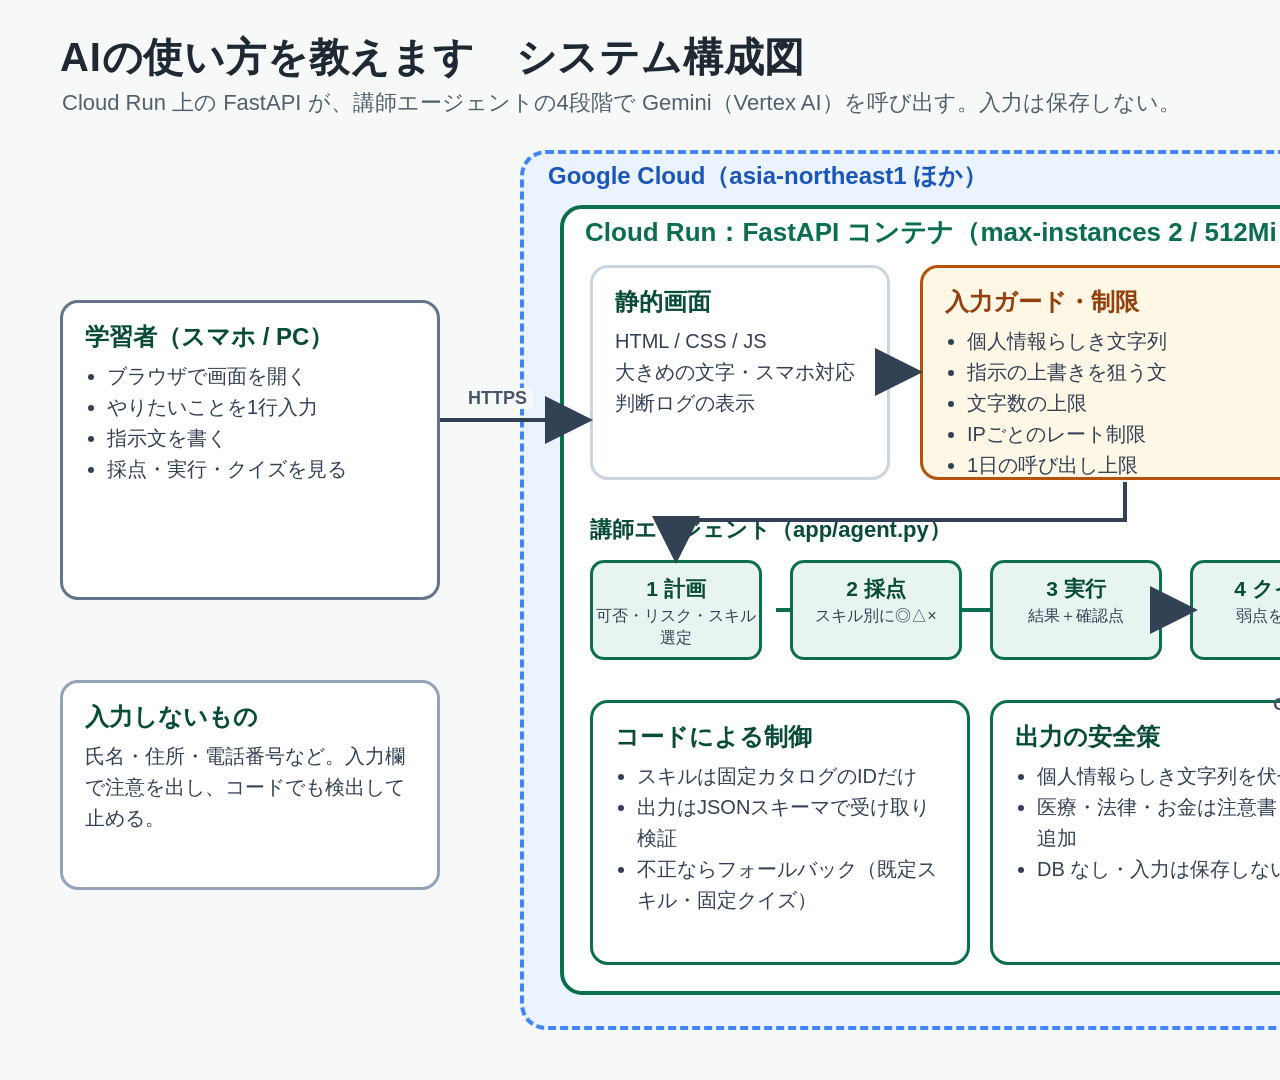
<file: submission/diagram/arch.html>
<!doctype html><html lang="ja"><head><meta charset="utf-8"><style>
*{box-sizing:border-box;margin:0}
body{width:1920px;height:1080px;background:#f7f9f8;font-family:"Noto Sans CJK JP","Noto Sans JP",sans-serif;color:#1f2933;position:relative;overflow:hidden}
h1{position:absolute;left:60px;top:30px;font-size:40px;letter-spacing:.02em}
.sub{position:absolute;left:62px;top:88px;font-size:22px;color:#52606d}
.box{position:absolute;border-radius:18px;background:#fff;border:3px solid #cbd5e1;padding:18px 22px}
.box h3{font-size:24px;margin-bottom:8px;color:#084c37}
.box p,.box li{font-size:20px;line-height:1.55;color:#334155}
.box ul{padding-left:22px}
.gc{position:absolute;left:520px;top:150px;width:1340px;height:880px;border-radius:26px;background:#eaf3ff;border:4px dashed #4285f4}
.gclabel{position:absolute;left:548px;top:160px;font-size:24px;font-weight:700;color:#1a56b8}
.run{position:absolute;left:560px;top:205px;width:800px;height:790px;border-radius:22px;background:#fff;border:4px solid #0b6e4f}
.runlabel{position:absolute;left:585px;top:215px;font-size:26px;font-weight:700;color:#0b6e4f}
.step{position:absolute;width:172px;height:100px;border-radius:14px;background:#e8f4ef;border:3px solid #0b6e4f;text-align:center;padding-top:12px;font-size:21px;font-weight:700;color:#084c37;line-height:1.35}
.step small{display:block;font-size:16px;font-weight:400;color:#334155;margin-top:2px}
.guard{background:#fff7e6;border-color:#b45309}.guard h3{color:#92400e}
.vertex{background:#fff;border-color:#4285f4}.vertex h3{color:#1a56b8}
.log{background:#fff;border-color:#4285f4}.log h3{color:#1a56b8}
.user{background:#fff;border-color:#64748b}
.tag{position:absolute;font-size:18px;color:#475569;background:#f7f9f8;padding:0 6px;font-weight:600}
svg{position:absolute;left:0;top:0;width:1920px;height:1080px;pointer-events:none}
</style></head><body>
<h1>AIの使い方を教えます　システム構成図</h1>
<div class="sub">Cloud Run 上の FastAPI が、講師エージェントの4段階で Gemini（Vertex AI）を呼び出す。入力は保存しない。</div>

<div class="box user" style="left:60px;top:300px;width:380px;height:300px">
<h3>学習者（スマホ / PC）</h3>
<ul><li>ブラウザで画面を開く</li><li>やりたいことを1行入力</li><li>指示文を書く</li><li>採点・実行・クイズを見る</li></ul>
</div>
<div class="box" style="left:60px;top:680px;width:380px;height:210px;border-color:#94a3b8">
<h3>入力しないもの</h3><p>氏名・住所・電話番号など。入力欄で注意を出し、コードでも検出して止める。</p></div>

<div class="gc"></div><div class="gclabel">Google Cloud（asia-northeast1 ほか）</div>
<div class="run"></div><div class="runlabel">Cloud Run：FastAPI コンテナ（max-instances 2 / 512Mi）</div>

<div class="box" style="left:590px;top:265px;width:300px;height:215px"><h3>静的画面</h3><p>HTML / CSS / JS<br>大きめの文字・スマホ対応<br>判断ログの表示</p></div>
<div class="box guard" style="left:920px;top:265px;width:410px;height:215px"><h3>入力ガード・制限</h3>
<ul><li>個人情報らしき文字列</li><li>指示の上書きを狙う文</li><li>文字数の上限</li><li>IPごとのレート制限</li><li>1日の呼び出し上限</li></ul></div>

<div style="position:absolute;left:590px;top:515px;font-size:22px;font-weight:700;color:#084c37">講師エージェント（app/agent.py）</div>
<div class="step" style="left:590px;top:560px">1 計画<small>可否・リスク・スキル選定</small></div>
<div class="step" style="left:790px;top:560px">2 採点<small>スキル別に◎△×</small></div>
<div class="step" style="left:990px;top:560px">3 実行<small>結果＋確認点</small></div>
<div class="step" style="left:1190px;top:560px">4 クイズ<small>弱点を優先</small></div>

<div class="box" style="left:590px;top:700px;width:380px;height:265px;border-color:#0b6e4f"><h3>コードによる制御</h3>
<ul><li>スキルは固定カタログのIDだけ</li><li>出力はJSONスキーマで受け取り検証</li><li>不正ならフォールバック（既定スキル・固定クイズ）</li></ul></div>
<div class="box" style="left:990px;top:700px;width:370px;height:265px;border-color:#0b6e4f"><h3>出力の安全策</h3>
<ul><li>個人情報らしき文字列を伏せる</li><li>医療・法律・お金は注意書きを追加</li><li>DB なし・入力は保存しない</li></ul></div>

<div class="box vertex" style="left:1440px;top:265px;width:380px;height:400px"><h3>Vertex AI（Gemini）</h3>
<ul><li>gemini-3.5-flash</li><li>Google Gen AI SDK<br>（vertexai=True）</li><li>構造化出力（JSON）</li><li>認証は ADC のみ（キー不要）</li></ul></div>
<div class="box" style="left:1440px;top:695px;width:380px;height:130px;border-color:#4285f4"><h3>IAM</h3><p>実行用サービスアカウントに<br>roles/aiplatform.user のみ付与</p></div>
<div class="box log" style="left:1440px;top:850px;width:380px;height:150px"><h3>Cloud Logging</h3><p>構造化ログ。ステップ名・所要時間・トークン数のみ。本文は出さない</p></div>

<svg viewBox="0 0 1920 1080">
<defs><marker id="a" markerWidth="12" markerHeight="12" refX="10" refY="6" orient="auto"><path d="M0,0 L12,6 L0,12 z" fill="#334155"/></marker></defs>
<g stroke="#334155" stroke-width="4" fill="none" marker-end="url(#a)">
<path d="M440,420 L585,420"/>
<path d="M890,372 L915,372"/>
<path d="M1125,482 L1125,520 L676,520 L676,556" />
<path d="M1362,610 L1436,610"/>
<path d="M1362,925 L1436,925" stroke-dasharray="8 6"/>

</g>
<path d="M776,610 L790,610 M962,610 L990,610 M1162,610 L1190,610" stroke="#0b6e4f" stroke-width="4" fill="none" marker-end="url(#a)"/>
</svg>
<div class="tag" style="left:462px;top:388px">HTTPS</div>
<div class="tag" style="left:1230px;top:672px;font-size:17px;width:200px;text-align:center;line-height:1.3;background:transparent">全4段階で<br>Gemini を呼ぶ</div><div class="tag" style="left:1364px;top:892px;font-size:16px;background:transparent">ログ</div>
</body></html>
</file>
